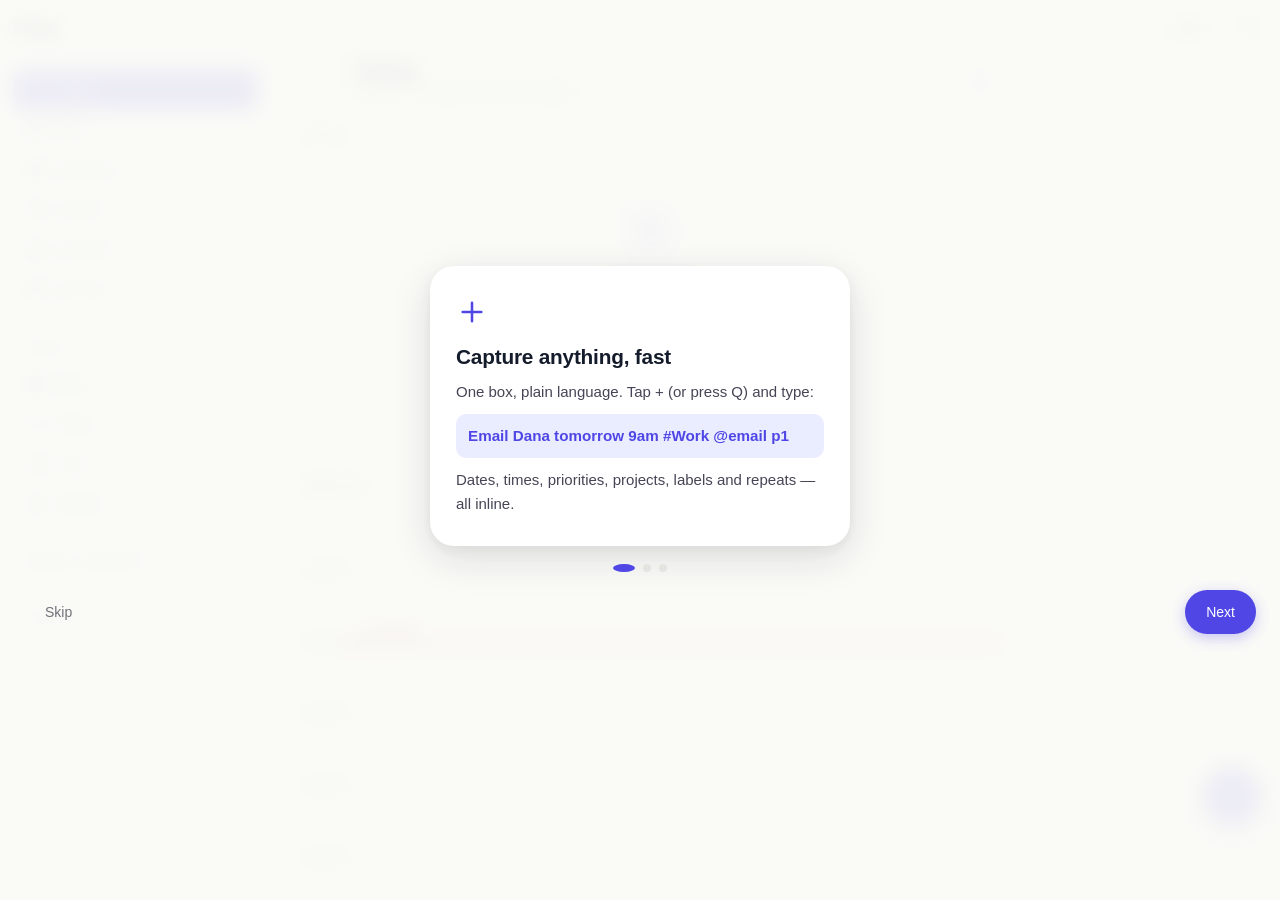
<file: index.html>
<!DOCTYPE html>
<html lang="en">
<head>
  <meta charset="utf-8">
  <meta name="viewport" content="width=device-width, initial-scale=1, viewport-fit=cover">
  <title>Flow · Calm tasks</title>
  <meta name="description" content="Flow — calm, offline-first task planner with natural-language quick add and a time-blocked Today timeline. Works without an account or network.">
  <meta name="theme-color" content="#fafaf7">
  <meta name="color-scheme" content="light dark">

  <link rel="manifest" href="./manifest.webmanifest">
  <link rel="icon" href="./icons/favicon.svg" type="image/svg+xml">
  <link rel="apple-touch-icon" href="./icons/apple-touch-icon.png">
  <meta name="apple-mobile-web-app-capable" content="yes">
  <meta name="apple-mobile-web-app-status-bar-style" content="default">
  <meta name="mobile-web-app-capable" content="yes">

  <link rel="stylesheet" href="./css/base.css">
  <link rel="stylesheet" href="./css/components.css">
  <link rel="stylesheet" href="./css/views.css">

  <script>
    /* Pre-paint theme (before CSS loads the page) to avoid a flash. */
    (function () {
      try {
        var t = localStorage.getItem('flow-theme') || 'system';
        var dark = t === 'dark' || (t === 'system' && matchMedia('(prefers-color-scheme: dark)').matches);
        document.documentElement.dataset.theme = dark ? 'dark' : 'light';
        var a = localStorage.getItem('flow-accent');
        if (a) document.documentElement.style.setProperty('--accent', {
          indigo: '#4F46E5', teal: '#0D9488', green: '#15803D',
          amber: '#B45309', rose: '#BE123C', violet: '#7C3AED'
        }[a] || '#4F46E5');
      } catch (e) { /* private mode etc. */ }
    })();
  </script>
</head>
<body>
  <div id="app">
    <noscript>
      <div style="max-width:520px;margin:4rem auto;padding:0 1rem;font-family:system-ui;text-align:center">
        <h1>Flow needs JavaScript</h1>
        <p>Flow is a fully local app — everything runs in your browser.
           Please enable JavaScript and reload.</p>
      </div>
    </noscript>
  </div>
  <script type="module" src="./js/main.js"></script>
</body>
</html>
</file>
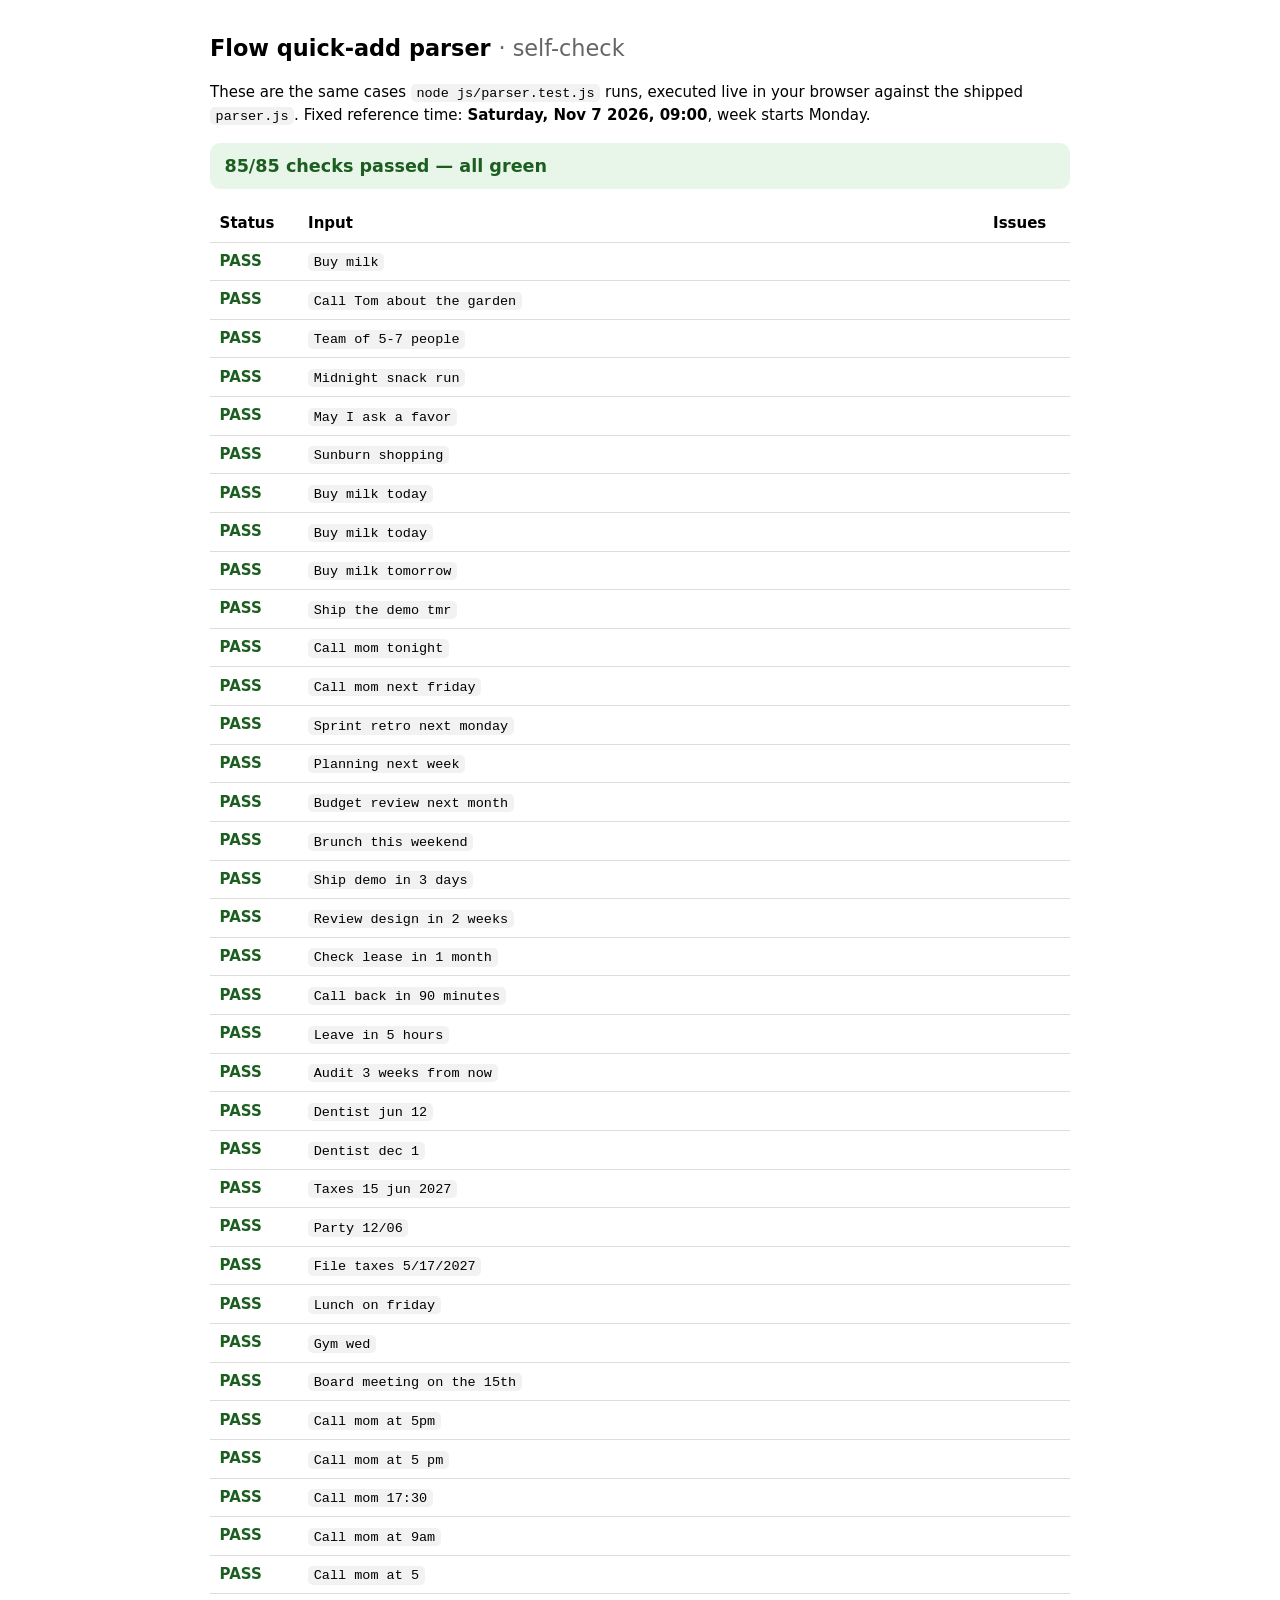
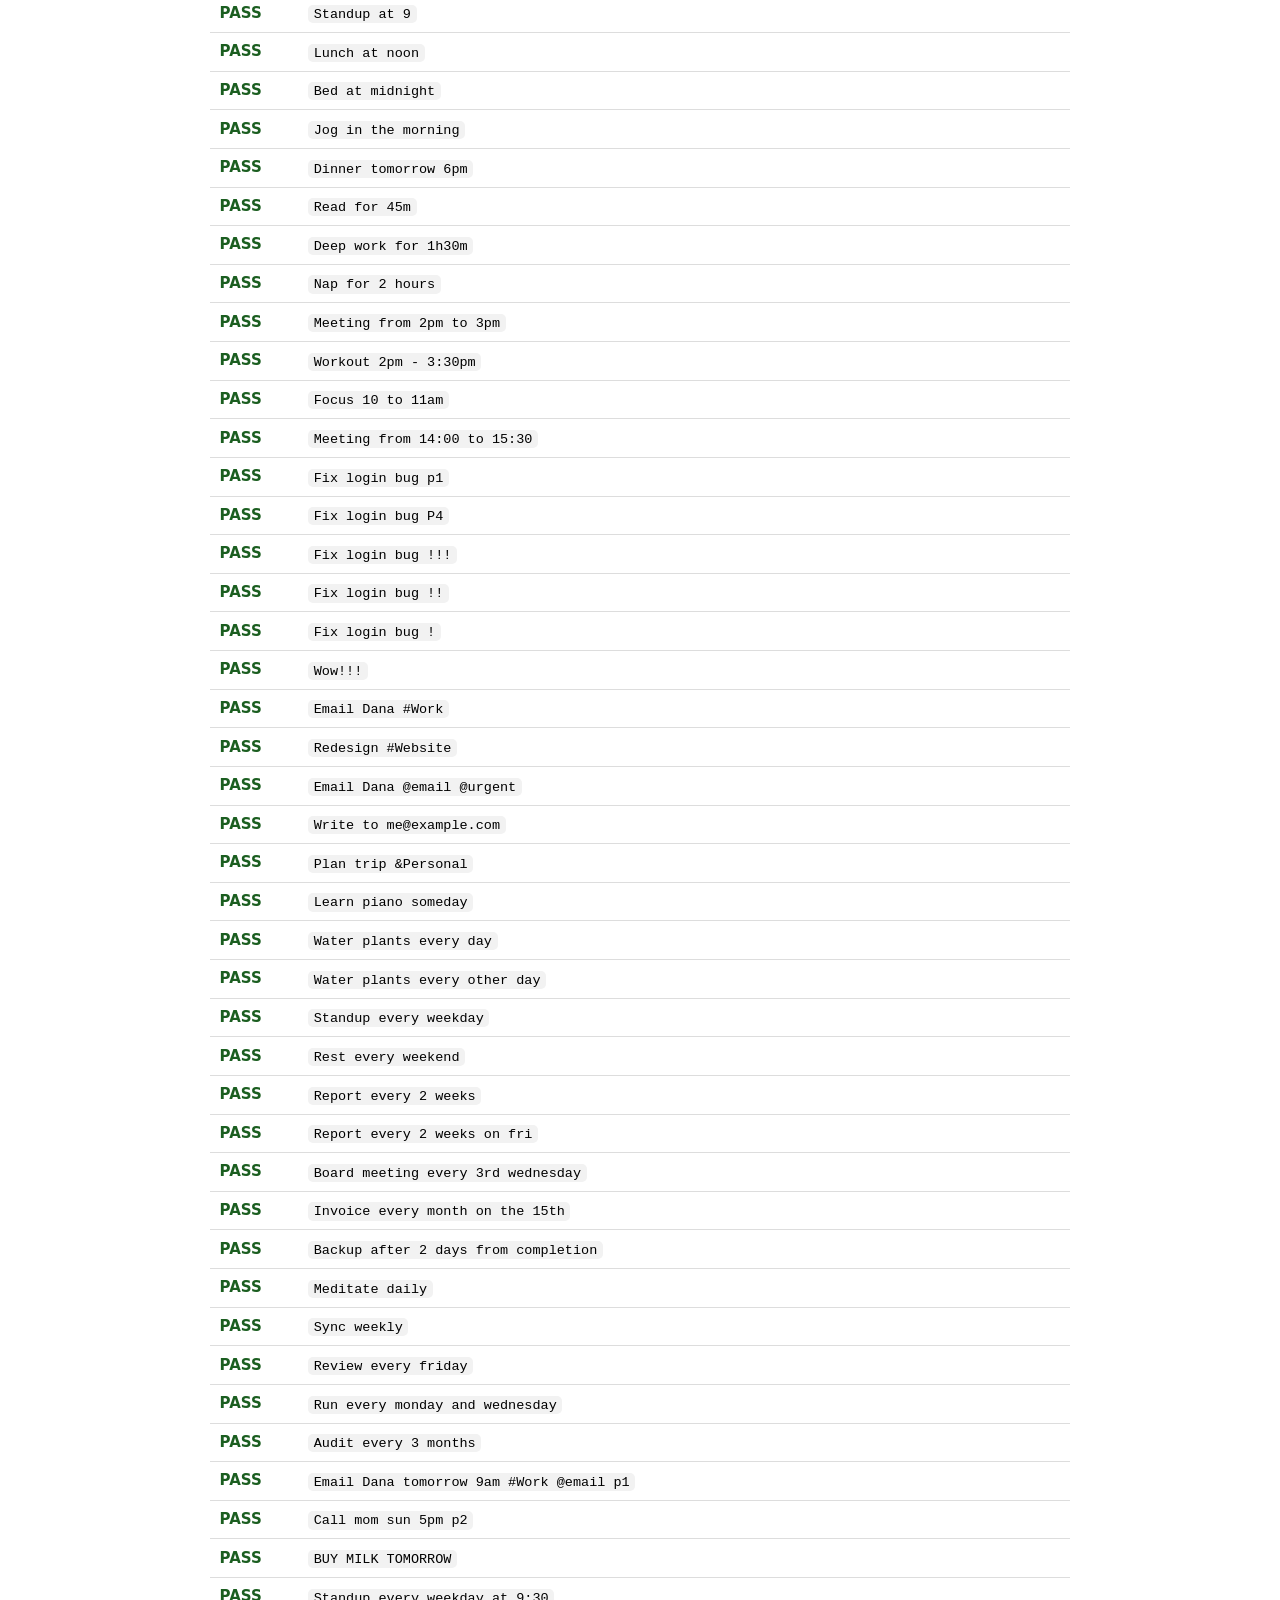
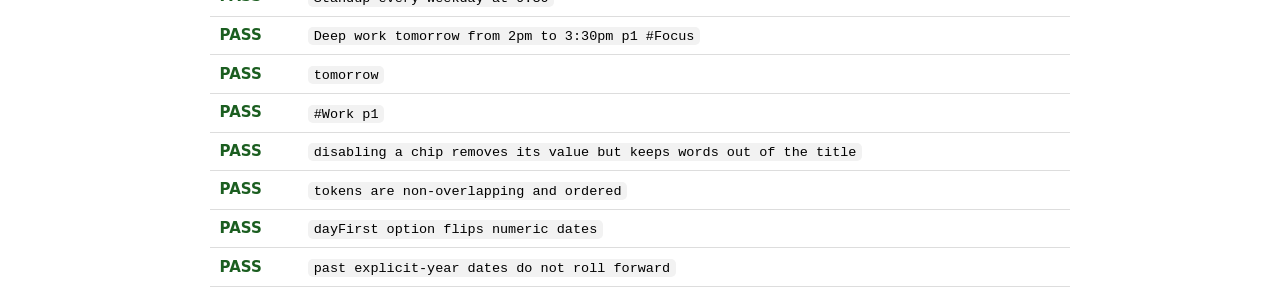
<file: js/parser.test.html>
<!DOCTYPE html>
<html lang="en">
<head>
<meta charset="utf-8">
<meta name="viewport" content="width=device-width, initial-scale=1">
<title>Flow · parser self-check</title>
<style>
  :root { color-scheme: light dark; }
  body { font: 15px/1.5 system-ui, -apple-system, "Segoe UI", Roboto, sans-serif;
         max-width: 860px; margin: 2rem auto; padding: 0 1rem; }
  h1 { font-size: 1.4rem; } h1 span { font-weight: 400; opacity: .6; }
  .summary { font-size: 1.1rem; font-weight: 600; margin: 1rem 0; padding: .6rem .9rem;
             border-radius: 10px; background: #e8f5e9; color: #1b5e20; }
  .summary.bad { background: #fdecea; color: #b71c1c; }
  table { border-collapse: collapse; width: 100%; margin-top: 1rem; }
  td, th { text-align: left; padding: .45rem .6rem; border-bottom: 1px solid #ddd; vertical-align: top; }
  code { background: #f2f2f2; padding: .1rem .35rem; border-radius: 5px; font-size: .9em; }
  tr.fail { background: #fdecea; }
  .ok { color: #1b5e20; font-weight: 600; } .no { color: #b71c1c; font-weight: 600; }
  .issues { color: #b71c1c; font-size: .85rem; white-space: pre-wrap; }
  a { color: #4f46e5; }
</style>
</head>
<body>
<h1>Flow quick-add parser <span>· self-check</span></h1>
<p>These are the same cases <code>node js/parser.test.js</code> runs, executed live
in your browser against the shipped <code>parser.js</code>. Fixed reference time:
<b>Saturday, Nov 7 2026, 09:00</b>, week starts Monday.</p>
<div id="summary" class="summary">running…</div>
<table id="results">
  <thead><tr><th>Status</th><th>Input</th><th>Issues</th></tr></thead>
  <tbody></tbody>
</table>
<script type="module">
  import { runTests, runBehaviourTests } from './parser.test.js';
  const a = runTests();
  const b = runBehaviourTests();
  const all = [...a.results, ...b.results];
  const okCount = all.filter(r => r.ok).length;
  const summary = document.getElementById('summary');
  summary.textContent = `${okCount}/${all.length} checks passed` + (okCount === all.length ? ' — all green' : ' — see failures below');
  if (okCount !== all.length) summary.classList.add('bad');
  const tbody = document.querySelector('#results tbody');
  for (const r of all) {
    const tr = document.createElement('tr');
    if (!r.ok) tr.className = 'fail';
    const label = r.input ?? r.name;
    tr.innerHTML = `<td class="${r.ok ? 'ok' : 'no'}">${r.ok ? 'PASS' : 'FAIL'}</td>
      <td><code>${label.replace(/[<>&]/g, c => ({'<':'&lt;','>':'&gt;','&':'&amp;'}[c]))}</code></td>
      <td class="issues">${(r.issues || []).join('\n')}</td>`;
    tbody.appendChild(tr);
  }
</script>
</body>
</html>
</file>
<file: css/base.css>
/* ==================================================================
 * base.css — design tokens, reset, typography, utilities.
 * Flow: calm, soft-neutral, one accent. Light & dark themes, accent set
 * by JS via --accent (6 presets, all AA-contrast on both themes).
 * Design tokens extracted from /design/*.html.
 * ================================================================== */

:root {
  /* Neutral & Canvas palette (light) */
  --bg: #FAFAF7;
  --bg-elevated: #FFFFFF;
  --surface: #FAFAF7;
  --surface-card: #FFFFFF;
  --surface-container-lowest: #FFFFFF;
  --surface-container-low: #F1F3FF;
  --surface-container: #E9EDFF;
  --surface-container-high: #E1E8FD;
  --surface-container-highest: #DCE2F7;
  --surface-variant: #DCE2F7;
  --surface-dim: #D3DAEF;
  --surface-bright: #F9F9FF;

  /* Aliases for compatibility */
  --surface-2: #F1F3FF;
  --surface-3: #E9EDFF;

  /* Typography Colors */
  --text: #141B2B;
  --text-2: #464555;
  --text-3: #71717A;
  --text-muted: #71717A;
  --text-subtle: #A1A1AA;
  --on-surface: #141B2B;
  --on-surface-variant: #464555;

  /* Borders & Outlines */
  --border: #EEEEEC;
  --border-subtle: #EEEEEC;
  --border-strong: #E5E5DF;
  --outline: #777587;
  --outline-variant: #C7C4D8;

  /* Accent & Primary (overridden by JS when user picks a preset) */
  --accent: #4F46E5;
  --accent-ink: #FFFFFF;
  --accent-soft: #E9EDFF;
  --accent-softer: #F1F3FF;
  --primary: #3525CD;
  --primary-container: #4F46E5;
  --on-primary: #FFFFFF;
  --on-primary-container: #DAD7FF;
  --primary-fixed: #E2DFFF;
  --primary-fixed-dim: #C3C0FF;

  /* Secondary */
  --secondary: #58579B;
  --secondary-container: #B6B4FF;
  --secondary-fixed: #E2DFFF;
  --on-secondary-container: #454386;

  /* Semantic & Priorities */
  --danger: #BA1A1A;
  --danger-soft: #FFDAD6;
  --error: #BA1A1A;
  --error-container: #FFDAD6;
  --on-error-container: #93000A;

  --p1: #BA1A1A;
  --p1-bg: #FFDAD6;
  --p2: #7E3000;
  --p2-bg: #FFDBCC;
  --p3: #2563EB;
  --p3-bg: #E1E8FD;
  --p4: #71717A;
  --p4-bg: #EEEEEC;

  --success: #15803D;
  --success-soft: #DCFCE7;
  --event: #6B7280;

  /* Geometry & Radii */
  --radius-xs: 4px;
  --radius-s: 8px;
  --radius: 12px;
  --radius-l: 16px;
  --radius-xl: 24px;
  --radius-full: 9999px;

  /* Elevation Shadows */
  --shadow-sm: 0 1px 3px rgba(0, 0, 0, 0.02), 0 1px 2px rgba(0, 0, 0, 0.03);
  --shadow-1: 0 1px 3px rgba(0, 0, 0, 0.02), 0 4px 12px rgba(17, 24, 39, 0.03);
  --shadow-2: 0 4px 14px rgba(79, 70, 229, 0.25), 0 2px 6px rgba(0, 0, 0, 0.04);
  --shadow-3: 0 12px 40px rgba(17, 24, 39, 0.12), 0 4px 12px rgba(0, 0, 0, 0.05);
  --shadow-sheet: 0 -10px 35px rgba(0, 0, 0, 0.10);
  --shadow-fab: 0 12px 28px -4px rgba(79, 70, 229, 0.35);

  /* Spacing */
  --space-xs: 4px;
  --space-sm: 8px;
  --space-md: 12px;
  --space-lg: 20px;
  --space-xl: 32px;
  --margin: 20px;
  --gutter: 12px;

  /* Typography Scale */
  --font: -apple-system, BlinkMacSystemFont, "Segoe UI", Roboto, "Helvetica Neue", Arial, sans-serif;
  --text-headline-xl: 700 34px/40px var(--font);
  --text-headline-lg: 600 26px/32px var(--font);
  --text-headline-md: 600 20px/26px var(--font);
  --text-headline-sm: 600 17px/22px var(--font);
  --text-body-lg: 400 16px/24px var(--font);
  --text-body-md: 400 15px/22px var(--font);
  --text-body-sm: 400 13px/18px var(--font);
  --text-label-md: 500 13px/16px var(--font);
  --text-label-sm: 600 11px/14px var(--font);

  /* Layout dimensions */
  --header-h: 56px;
  --tabbar-h: 60px;
  --safe-top: env(safe-area-inset-top, 0px);
  --safe-bottom: env(safe-area-inset-bottom, 0px);

  --anim: 180ms cubic-bezier(0.2, 0.7, 0.3, 1);
  --anim-slow: 300ms cubic-bezier(0.2, 0.7, 0.3, 1);
}

[data-theme="dark"] {
  --bg: #111318;
  --bg-elevated: #191C24;
  --surface: #111318;
  --surface-card: #191C24;
  --surface-container-lowest: #14171F;
  --surface-container-low: #191D26;
  --surface-container: #202532;
  --surface-container-high: #282E3E;
  --surface-container-highest: #32394C;
  --surface-variant: #32394C;
  --surface-dim: #13161E;
  --surface-bright: #2A3040;

  --surface-2: #202532;
  --surface-3: #282E3E;

  --text: #EDF0FF;
  --text-2: #A5ABBD;
  --text-3: #71788E;
  --text-muted: #8E95AA;
  --text-subtle: #636A80;
  --on-surface: #EDF0FF;
  --on-surface-variant: #A5ABBD;

  --border: #242938;
  --border-subtle: #1F2330;
  --border-strong: #333A4D;
  --outline: #777E94;
  --outline-variant: #3D455B;

  --accent-soft: color-mix(in srgb, var(--accent) 18%, transparent);
  --accent-softer: color-mix(in srgb, var(--accent) 10%, transparent);
  --primary-fixed: #2E3160;
  --primary-fixed-dim: #22254B;

  --secondary: #A0A0DB;
  --secondary-container: #33336B;
  --on-secondary-container: #D1D0FF;

  --danger: #FF8585;
  --danger-soft: color-mix(in srgb, var(--danger) 18%, transparent);
  --error: #FF8585;
  --error-container: #4D1A1A;
  --on-error-container: #FFDAD6;

  --p1: #FF8585;
  --p1-bg: color-mix(in srgb, #FF8585 18%, transparent);
  --p2: #F59E0B;
  --p2-bg: color-mix(in srgb, #F59E0B 18%, transparent);
  --p3: #60A5FA;
  --p3-bg: color-mix(in srgb, #60A5FA 18%, transparent);
  --p4: #71788E;
  --p4-bg: #202532;

  --success: #4ADE80;
  --success-soft: color-mix(in srgb, #4ADE80 18%, transparent);
  --event: #9CA3AF;

  --shadow-sm: 0 1px 3px rgba(0, 0, 0, 0.4);
  --shadow-1: 0 1px 3px rgba(0, 0, 0, 0.4), 0 4px 12px rgba(0, 0, 0, 0.3);
  --shadow-2: 0 4px 14px rgba(0, 0, 0, 0.5);
  --shadow-3: 0 12px 40px rgba(0, 0, 0, 0.6);
  --shadow-sheet: 0 -10px 35px rgba(0, 0, 0, 0.6);
  --shadow-fab: 0 12px 28px -4px rgba(0, 0, 0, 0.5);
}

/* ---------- Reset ---------- */
*, *::before, *::after { box-sizing: border-box; }
html { -webkit-text-size-adjust: 100%; }
body {
  margin: 0;
  font-family: var(--font);
  font-size: 15px;
  line-height: 22px;
  color: var(--text);
  background: var(--bg);
  overscroll-behavior-y: none;
  -webkit-tap-highlight-color: transparent;
}
button, input, textarea, select { font: inherit; color: inherit; }
button { cursor: pointer; background: none; border: none; padding: 0; }
a { color: var(--accent); }
::selection { background: color-mix(in srgb, var(--accent) 25%, transparent); }
h1, h2, h3, h4, p { margin: 0; }
ul, ol { margin: 0; padding: 0; }

/* Visible focus for keyboard users (AA), invisible for pointer. */
:focus { outline: none; }
:focus-visible {
  outline: 2px solid var(--accent);
  outline-offset: 2px;
  border-radius: 6px;
}

/* Slim scrollbars */
::-webkit-scrollbar { width: 8px; height: 8px; }
::-webkit-scrollbar-thumb { background: var(--border-strong); border-radius: 8px; border: 2px solid transparent; background-clip: content-box; }
::-webkit-scrollbar-track { background: transparent; }

/* ---------- Utilities ---------- */
.muted { color: var(--text-muted); }
.subtle { color: var(--text-subtle); }
.small { font-size: 13px; line-height: 18px; }
.grow { flex: 1; }
.row { display: flex; align-items: center; gap: 8px; }
.hidden { display: none !important; }
.sr-only {
  position: absolute; width: 1px; height: 1px; margin: -1px;
  clip: rect(0 0 0 0); overflow: hidden; white-space: nowrap;
}

/* Motion preferences: kill non-essential animation entirely. */
@media (prefers-reduced-motion: reduce) {
  *, *::before, *::after {
    animation-duration: 0.01ms !important;
    animation-iteration-count: 1 !important;
    transition-duration: 0.01ms !important;
    scroll-behavior: auto !important;
  }
}
</file>
<file: css/components.css>
/* ==================================================================
 * components.css — buttons, inputs, chips, sheets, toasts, menus,
 * task rows, switches, segmented controls, empty states, progress rings.
 * Touch targets are never smaller than 44×44px.
 * Design matched to /design/*.html references.
 * ================================================================== */

/* ---------- Buttons ---------- */
.btn {
  display: inline-flex; align-items: center; justify-content: center; gap: 8px;
  min-height: 44px; padding: 10px 20px;
  border-radius: var(--radius-full); border: 1px solid var(--border-strong);
  background: var(--surface-card); color: var(--text);
  font-weight: 500; font-size: 14px; line-height: 20px;
  transition: background var(--anim), transform var(--anim), border-color var(--anim), box-shadow var(--anim);
  user-select: none;
}
.btn:hover { background: var(--surface-container-low); }
.btn:active { transform: scale(0.97); }
.btn-primary {
  background: var(--primary-container); color: var(--on-primary); border-color: transparent;
  box-shadow: 0 4px 14px rgba(79, 70, 229, 0.3);
}
.btn-primary:hover { opacity: 0.95; background: var(--primary-container); }
.btn-danger { background: var(--danger); color: #fff; border-color: transparent; }
.btn-ghost { background: transparent; border-color: transparent; color: var(--text-muted); }
.btn-ghost:hover { background: var(--surface-container); color: var(--text); }
.btn-sm { min-height: 36px; padding: 6px 14px; font-size: 13px; font-weight: 500; }

.icon-btn {
  display: inline-flex; align-items: center; justify-content: center;
  width: 44px; height: 44px; border-radius: var(--radius-full); color: var(--text-muted);
  transition: background var(--anim), color var(--anim), transform var(--anim);
  flex: none;
}
.icon-btn:hover { background: var(--surface-container); color: var(--text); }
.icon-btn:active { transform: scale(0.94); }
.icon-btn.accent { color: var(--accent); }

/* ---------- Inputs ---------- */
.input, .textarea, select.input {
  width: 100%; min-height: 44px; padding: 10px 14px;
  border-radius: var(--radius); border: 1px solid var(--border-strong);
  background: var(--surface-card); color: var(--text);
  transition: border-color var(--anim), box-shadow var(--anim);
  font-size: 14px;
}
.input:focus-visible, .textarea:focus-visible {
  outline: none; border-color: var(--accent);
  box-shadow: 0 0 0 3px var(--accent-soft);
}
.textarea { min-height: 110px; resize: vertical; line-height: 1.5; }
.field { display: block; margin: 14px 0; }
.field > .field-label {
  display: block; font-size: 11px; font-weight: 600; color: var(--text-muted);
  text-transform: uppercase; letter-spacing: 0.05em; margin-bottom: 6px;
}
input[type="date"].input, input[type="time"].input { -webkit-appearance: none; appearance: none; }

/* ---------- Chips ---------- */
.chip {
  display: inline-flex; align-items: center; gap: 4px;
  height: 26px; padding: 0 10px; border-radius: var(--radius-full);
  font-size: 11px; font-weight: 600; color: var(--text-2);
  background: var(--surface-container); white-space: nowrap; flex: none;
  letter-spacing: 0.02em;
}
.chip svg { flex: none; }
.chip-date {
  background: var(--surface-container-high); color: var(--text);
}
.chip-date svg { color: var(--accent); }
.chip-date.overdue {
  background: var(--error-container); color: var(--error); font-weight: 600;
}
.chip-date.today {
  background: var(--surface-container); color: var(--accent); font-weight: 600;
}
.chip-rec { max-width: 150px; overflow: hidden; text-overflow: ellipsis; }
.chip-label {
  background: var(--surface-container-low); color: var(--text-muted);
}
.chip-project {
  background: var(--surface-container); color: var(--secondary); font-weight: 600;
}

/* Parser chips (quick add) */
.qa-chips { display: flex; flex-wrap: wrap; gap: 8px; margin-top: 10px; min-height: 4px; }
.pchip {
  display: inline-flex; align-items: center; gap: 6px;
  height: 32px; padding: 0 8px 0 12px; border-radius: var(--radius-full);
  background: var(--surface-container); color: var(--on-surface);
  border: 1px solid var(--border-subtle);
  font-size: 12px; font-weight: 500;
  animation: chipIn 200ms cubic-bezier(0.2, 0.7, 0.3, 1);
}
.pchip.pchip-date { background: var(--surface-container); color: var(--on-surface); }
.pchip.pchip-date svg { color: var(--accent); }
.pchip.pchip-project svg, .pchip.pchip-label svg { color: var(--secondary); }
.pchip.pchip-p1 {
  background: var(--error-container); color: var(--on-error-container);
  border-color: var(--error-container);
}
.pchip.pchip-p1 svg { color: var(--error); }
.pchip .pchip-x {
  display: inline-flex; align-items: center; justify-content: center;
  width: 20px; height: 20px; border-radius: 50%; color: var(--text-subtle);
  transition: color var(--anim), background var(--anim);
}
.pchip .pchip-x:hover { color: var(--text); background: var(--surface-container-highest); }
.pchip.off { background: var(--surface-container-low); color: var(--text-subtle); text-decoration: line-through; }
@keyframes chipIn { from { transform: scale(0.85); opacity: 0; } }

/* ---------- Switch ---------- */
.switch {
  position: relative; width: 50px; height: 30px; border-radius: var(--radius-full);
  background: var(--surface-container-highest); transition: background var(--anim); flex: none;
}
.switch .switch-knob {
  position: absolute; top: 3px; left: 3px; width: 24px; height: 24px;
  border-radius: 50%; background: #ffffff; box-shadow: var(--shadow-sm);
  transition: transform var(--anim);
}
.switch.on { background: var(--accent); }
.switch.on .switch-knob { transform: translateX(20px); }

/* ---------- Segmented control ---------- */
.seg {
  display: inline-flex; background: var(--surface-container); border-radius: var(--radius-full); padding: 3px; gap: 2px;
}
.seg-btn {
  min-height: 38px; padding: 6px 16px; border-radius: var(--radius-full);
  color: var(--text-muted); font-weight: 500; font-size: 13px;
  transition: background var(--anim), color var(--anim);
}
.seg-btn.active { background: var(--surface-card); color: var(--text); box-shadow: var(--shadow-sm); font-weight: 600; }

/* ---------- Toasts ---------- */
.toast-root {
  position: fixed; left: 0; right: 0; bottom: calc(var(--tabbar-h) + var(--safe-bottom) + 14px);
  display: flex; flex-direction: column; align-items: center; gap: 8px;
  z-index: 300; pointer-events: none; padding: 0 16px;
}
.toast {
  pointer-events: auto; display: flex; align-items: center; gap: 10px;
  max-width: 480px; padding: 12px 16px; border-radius: var(--radius);
  background: var(--surface-card); color: var(--text);
  box-shadow: var(--shadow-3); border: 1px solid var(--border-subtle);
  font-size: 13.5px; font-weight: 500;
  opacity: 0; transform: translateY(12px) scale(0.98);
  transition: opacity 200ms, transform 200ms;
}
.toast.in { opacity: 1; transform: none; }
.toast.out { opacity: 0; transform: translateY(8px); }
.toast-action {
  color: var(--accent); font-weight: 700; padding: 6px 10px; border-radius: var(--radius-s);
}
.toast-action:hover { background: var(--accent-soft); }
.toast-x { color: var(--text-subtle); width: 32px; height: 32px; border-radius: 50%; display: inline-flex; align-items: center; justify-content: center; }
.toast-x:hover { background: var(--surface-container); color: var(--text); }

/* ---------- Layers: sheets & modals ---------- */
.layer-wrap {
  position: fixed; inset: 0; z-index: 200; display: flex; align-items: flex-end; justify-content: center;
}
.layer-wrap.layer-center { align-items: center; padding: 20px; }
.layer-backdrop {
  position: absolute; inset: 0; background: rgba(0, 0, 0, 0.40);
  backdrop-filter: blur(2px); -webkit-backdrop-filter: blur(2px);
  opacity: 0; transition: opacity 220ms;
}
.layer-wrap.open .layer-backdrop { opacity: 1; }
.sheet {
  position: relative; width: 100%; max-width: 640px; max-height: calc(88vh - var(--safe-top));
  background: var(--surface-card); border-radius: 24px 24px 0 0;
  display: flex; flex-direction: column;
  box-shadow: var(--shadow-sheet); border-top: 1px solid var(--border-subtle);
  transform: translateY(100%); transition: transform var(--anim-slow);
  padding-bottom: var(--safe-bottom);
}
@media (min-width: 700px) {
  .layer-wrap { align-items: flex-end; padding-bottom: 6vh; }
  .sheet { border-radius: 24px; margin: 0 16px; border: 1px solid var(--border-subtle); }
}
.layer-wrap.open .sheet { transform: none; }
.sheet-grab {
  width: 40px; height: 4px; border-radius: 2px; background: var(--border-strong);
  margin: 10px auto 4px; cursor: grab; flex: none; touch-action: none;
}
.sheet-title {
  font-size: 15px; font-weight: 600; text-align: center;
  padding: 8px 20px 10px; border-bottom: 1px solid var(--border-subtle); flex: none;
  letter-spacing: -0.01em;
}
.sheet-body { overflow-y: auto; padding: 16px 20px calc(20px + env(safe-area-inset-bottom, 0)); }

.modal {
  position: relative; width: 100%; max-width: 420px; background: var(--surface-card);
  border-radius: var(--radius-xl); box-shadow: var(--shadow-3); padding: 22px;
  border: 1px solid var(--border-subtle);
  transform: scale(0.94); opacity: 0; transition: transform var(--anim), opacity var(--anim);
}
.layer-wrap.open .modal { transform: none; opacity: 1; }
.modal-title { font-size: 17px; font-weight: 600; margin-bottom: 8px; letter-spacing: -0.01em; }
.modal-msg { color: var(--text-muted); margin-bottom: 18px; font-size: 14px; line-height: 20px; }
.modal-actions { display: flex; justify-content: flex-end; gap: 10px; }

/* ---------- Menus ---------- */
.menu {
  position: fixed; z-index: 400; min-width: 200px; max-width: 300px;
  background: var(--surface-card); border-radius: var(--radius-l); padding: 6px;
  box-shadow: var(--shadow-3); border: 1px solid var(--border-subtle);
  opacity: 0; transform: scale(0.96) translateY(-4px); transform-origin: top left;
  transition: opacity 120ms, transform 120ms;
}
.menu.open { opacity: 1; transform: none; }
.menu-item {
  display: flex; align-items: center; gap: 10px; width: 100%;
  min-height: 44px; padding: 8px 12px; border-radius: var(--radius-s);
  color: var(--text); font-weight: 500; text-align: left; font-size: 14px;
}
.menu-item:hover { background: var(--surface-container); }
.menu-item.danger { color: var(--danger); }
.menu-item[disabled] { opacity: 0.45; pointer-events: none; }
.menu-sep { height: 1px; background: var(--border-subtle); margin: 4px 6px; }

/* ---------- Task rows ---------- */
.task-row {
  position: relative; overflow: hidden; background: var(--surface-card);
  border-radius: var(--radius); margin-bottom: 8px; outline-offset: -2px;
  box-shadow: var(--shadow-sm); border: 1px solid var(--border-subtle);
  transition: transform var(--anim), box-shadow var(--anim);
}
.task-row:active { transform: scale(0.99); }
.tr-under {
  position: absolute; top: 0; bottom: 0; width: 88px;
  display: flex; align-items: center; justify-content: center; color: #fff;
  font-size: 13px; font-weight: 600; gap: 4px;
}
.tr-under-l { left: 0; background: var(--success); border-radius: var(--radius); }
.tr-under-r { right: 0; background: var(--accent); border-radius: var(--radius); }
.tr-inner {
  position: relative; display: flex; align-items: flex-start; gap: 12px;
  min-height: 58px; padding: 12px 14px;
  background: var(--surface-card); border-radius: var(--radius);
  transition: transform 200ms cubic-bezier(0.2, 0.7, 0.3, 1);
  will-change: transform;
}
.task-row.selected .tr-inner { background: var(--accent-softer); }
.tr-check {
  flex: none; width: 22px; height: 22px; margin-top: 2px;
  display: inline-flex; align-items: center; justify-content: center;
  border-radius: 50%; color: transparent;
  background: var(--surface-container);
  border: 1px solid var(--border-strong);
  transition: background var(--anim), border-color var(--anim), color var(--anim);
}
.tr-check.p1 { border-color: var(--p1); }
.tr-check.p2 { border-color: var(--p2); }
.tr-check.p3 { border-color: var(--p3); }
.tr-check:hover { background: var(--surface-container-high); border-color: var(--success); color: var(--success); }
.tr-check.done {
  background: var(--primary-container); border-color: var(--primary-container); color: var(--on-primary);
  animation: pop 260ms cubic-bezier(0.2, 0.7, 0.3, 1);
}
.tr-check svg { stroke-dasharray: 24; stroke-dashoffset: 24; transition: stroke-dashoffset 200ms 60ms; }
.tr-check.done svg { stroke-dashoffset: 0; }
@keyframes pop { 40% { transform: scale(1.18); } }
.tr-main { flex: 1; min-width: 0; cursor: pointer; }
.tr-title {
  font-size: 15px; font-weight: 500; line-height: 20px;
  color: var(--text);
  display: -webkit-box; -webkit-line-clamp: 2; -webkit-box-orient: vertical; overflow: hidden;
  overflow-wrap: anywhere;
}
.tr-title.done { color: var(--text-subtle); text-decoration: line-through; }
.tr-meta { display: flex; align-items: center; flex-wrap: wrap; gap: 6px; margin-top: 6px; min-height: 0; }
.tr-meta:empty { display: none; }
.tr-end { display: flex; align-items: center; gap: 4px; align-self: flex-start; }
.pflag {
  display: inline-flex; align-items: center; gap: 2px;
  padding: 2px 6px; border-radius: var(--radius-xs);
  font-size: 11px; font-weight: 600; line-height: 14px;
}
.pflag.p1 { background: var(--error-container); color: var(--error); }
.pflag.p2 { background: var(--p2-bg); color: var(--p2); }
.pflag.p3 { background: var(--p3-bg); color: var(--p3); }
.tr-grip {
  width: 36px; height: 36px; display: inline-flex; align-items: center; justify-content: center;
  color: var(--text-subtle); border-radius: var(--radius-s); touch-action: none; cursor: grab;
}
.tr-grip:hover { background: var(--surface-container); color: var(--text-muted); }
.task-row.indent-1 .tr-inner { padding-left: 28px; }
.task-row.indent-2 .tr-inner { padding-left: 48px; }
.task-row.completing { animation: collapse 320ms cubic-bezier(0.2, 0.7, 0.3, 1) forwards; }
@keyframes collapse { to { opacity: 0; transform: translateX(28px); } }

/* ---------- Selection bar ---------- */
.select-bar {
  position: fixed; left: 50%;
  transform: translate(-50%, calc(100% + var(--tabbar-h) + var(--safe-bottom) + 24px));
  bottom: calc(var(--tabbar-h) + var(--safe-bottom) + 12px);
  display: flex; align-items: center; gap: 4px;
  background: var(--surface-card); border: 1px solid var(--border-subtle);
  border-radius: var(--radius-full); padding: 4px 12px; box-shadow: var(--shadow-3);
  opacity: 0; visibility: hidden; pointer-events: none;
  transition: transform var(--anim-slow), opacity var(--anim), visibility var(--anim);
  z-index: 150; max-width: calc(100vw - 24px);
}
.select-bar.open {
  transform: translate(-50%, 0);
  opacity: 1; visibility: visible; pointer-events: auto;
}
.select-count { font-weight: 600; font-size: 13px; padding: 0 8px; white-space: nowrap; color: var(--text); }
.select-spacer { flex: 1; }
.select-action { width: 44px; height: 44px; display: inline-flex; align-items: center; justify-content: center; border-radius: 50%; color: var(--text-muted); }
.select-action:hover { background: var(--surface-container); color: var(--text); }
.select-action:last-child { color: var(--text-subtle); }

/* ---------- Empty state ---------- */
.empty-state {
  display: flex; flex-direction: column; align-items: center; text-align: center;
  padding: 48px 20px; gap: 8px; color: var(--text-muted);
}
.empty-icon {
  width: 56px; height: 56px; border-radius: var(--radius-l); background: var(--surface-container);
  display: flex; align-items: center; justify-content: center; color: var(--accent);
  margin-bottom: 6px;
}
.empty-title { font-weight: 600; font-size: 17px; color: var(--text); letter-spacing: -0.01em; }
.empty-body { max-width: 300px; font-size: 13.5px; line-height: 19px; }
.empty-state .btn { margin-top: 12px; }

/* ---------- Progress ring ---------- */
.ring-bg { stroke: var(--border-subtle); }
.ring-fg { stroke: var(--accent); stroke-linecap: round; transition: stroke-dashoffset 500ms cubic-bezier(0.2, 0.7, 0.3, 1); }

/* ---------- Markdown ---------- */
.md { font-size: 14.5px; line-height: 1.55; }
.md-p { margin: 0 0 10px; white-space: pre-wrap; overflow-wrap: anywhere; }
.md-h { margin: 14px 0 8px; font-weight: 600; color: var(--text); }
.md-list { margin: 4px 0 12px 4px; list-style: none; }
.md-list li { position: relative; padding-left: 28px; margin: 4px 0; }
.md-list ol { counter-reset: md; }
.md-list ol li { counter-increment: md; }
.md-list ol li::before { content: counter(md) "."; position: absolute; left: 2px; color: var(--text-subtle); font-weight: 600; }
.md-list ul li::before { content: "•"; position: absolute; left: 6px; color: var(--text-subtle); }
.md-check { display: flex; align-items: flex-start; }
.md-check .md-check-btn {
  position: absolute; left: 0; top: 2px; width: 20px; height: 20px;
  border-radius: var(--radius-xs); border: 1.5px solid var(--border-strong);
  display: inline-flex; align-items: center; justify-content: center; color: transparent;
  background: var(--surface-card);
}
.md-check.done .md-check-btn { background: var(--accent); border-color: var(--accent); color: #fff; }
.md-check.done > span { color: var(--text-subtle); text-decoration: line-through; }
.md-quote { border-left: 3px solid var(--border-strong); margin: 8px 0; padding: 2px 12px; color: var(--text-muted); }
.md code { background: var(--surface-container); border-radius: var(--radius-xs); padding: 2px 6px; font-size: 0.88em; }

/* ---------- Virtual scroller ---------- */
.vs-inner { position: relative; }
.vs-item { position: absolute; left: 0; right: 0; overflow: hidden; }

/* ---------- FAB ---------- */
.fab {
  position: fixed; right: 20px;
  bottom: calc(var(--tabbar-h) + var(--safe-bottom) + 16px);
  width: 56px; height: 56px; border-radius: var(--radius-full);
  background: var(--primary-container); color: var(--on-primary);
  display: flex; align-items: center; justify-content: center;
  box-shadow: var(--shadow-fab); z-index: 120;
  transition: transform var(--anim), box-shadow var(--anim), opacity var(--anim);
}
.fab:hover { opacity: 0.95; }
.fab:active { transform: scale(0.95); }
.fab.hidden { transform: translateY(90px) scale(0.6); opacity: 0; pointer-events: none; }
.fab.route-hidden { display: none; }
</file>
<file: css/views.css>
/* ==================================================================
 * views.css — app shell + per-view styles.
 * Mobile-first (360–430px), two-pane (sidebar + content) at ≥900px.
 * ================================================================== */

/* ---------- Shell layout ---------- */
#app { min-height: 100vh; }

.app-header {
  position: sticky; top: 0; z-index: 100;
  display: flex; align-items: center; gap: 4px;
  height: calc(var(--header-h) + var(--safe-top));
  padding: var(--safe-top) 10px 0 6px;
  background: color-mix(in srgb, var(--bg) 86%, transparent);
  backdrop-filter: blur(14px);
  -webkit-backdrop-filter: blur(14px);
  border-bottom: 1px solid var(--border);
}
.app-title { font-size: 1.12rem; font-weight: 750; letter-spacing: -0.01em; margin-left: 4px; }

.shell { display: flex; flex-direction: column; height: calc(100dvh - var(--header-h) - var(--safe-top)); }
/* The view is the app's scroll container — required for windowed lists. */
.view-scroll {
  padding: 14px 14px calc(var(--tabbar-h) + var(--safe-bottom) + 90px);
  max-width: 760px;
  margin: 0 auto;
  width: 100%;
  overflow-y: auto;
  overscroll-behavior: contain;
  -webkit-overflow-scrolling: touch;
  flex: 1;
  outline: none;
}
@supports not (height: 100dvh) {
  .shell { height: calc(100vh - var(--header-h) - var(--safe-top)); }
}

/* Bottom tabbar (mobile) */
.tabbar {
  position: fixed; left: 0; right: 0; bottom: 0; z-index: 110;
  display: flex; justify-content: space-around; align-items: stretch;
  height: calc(var(--tabbar-h) + var(--safe-bottom));
  padding-bottom: var(--safe-bottom);
  background: color-mix(in srgb, var(--bg-elevated) 92%, transparent);
  backdrop-filter: blur(14px);
  -webkit-backdrop-filter: blur(14px);
  border-top: 1px solid var(--border);
}
.tab {
  display: flex; flex-direction: column; align-items: center; justify-content: center; gap: 2px;
  min-width: 72px; color: var(--text-2); text-decoration: none;
  transition: color var(--anim);
}
.tab-label { font-size: 0.68rem; font-weight: 600; letter-spacing: 0.01em; }
.tab.active { color: var(--accent); }

.only-mobile { display: inline-flex; }
@media (min-width: 900px) {
  .only-mobile { display: none; }
  .tabbar { display: none; }
  .view-scroll { padding-bottom: 60px; }
  .shell { display: flex; flex-direction: row; align-items: stretch; height: calc(100dvh - var(--header-h) - var(--safe-top)); }
  .view-scroll { margin: 0; padding-left: 26px; padding-right: 26px; }
}

/* Sidebar (desktop) */
.sidebar {
  display: none; position: sticky; top: calc(var(--header-h) + var(--safe-top));
  width: 270px; flex: none; height: calc(100vh - var(--header-h));
  overflow-y: auto; padding: 14px 12px 24px 14px;
  background: var(--surface-card);
  border-right: 1px solid var(--border-subtle);
  box-shadow: 1px 0 6px rgba(0, 0, 0, 0.02);
}
@media (min-width: 900px) { .sidebar { display: block; } }

.side-group { margin-bottom: 20px; }
.side-label {
  font-size: 11px; font-weight: 600; text-transform: uppercase; letter-spacing: 0.06em;
  color: var(--text-muted); padding: 6px 12px 6px;
}
.side-link {
  display: flex; align-items: center; gap: 10px;
  min-height: 40px; padding: 6px 12px; border-radius: var(--radius-s);
  color: var(--text-2); text-decoration: none; font-weight: 500; font-size: 13.5px;
  transition: background var(--anim), color var(--anim);
}
.side-link:hover { background: var(--surface-container-low); color: var(--text); }
.side-link.active {
  background: var(--primary-container); color: var(--on-primary); font-weight: 600;
}
.side-link.active .side-count { color: var(--on-primary); background: rgba(255, 255, 255, 0.2); }
.side-link.sub { padding-left: 28px; font-size: 13px; min-height: 36px; }
.side-link .grow { flex: 1; overflow: hidden; text-overflow: ellipsis; white-space: nowrap; }
.side-count {
  font-weight: 600; font-size: 11px; background: var(--surface-container);
  padding: 1px 7px; border-radius: var(--radius-full); color: var(--text-muted);
}
.side-foot { padding: 10px 12px; display: flex; flex-direction: column; gap: 8px; }

/* Mobile drawer = same sidebar sliding over */
.drawer-backdrop {
  display: none; position: fixed; inset: 0; z-index: 130;
  background: rgb(20 20 20 / 0.42);
}
@media (max-width: 899.98px) {
  body.drawer-open .drawer-backdrop { display: block; }
  .sidebar {
    display: block; position: fixed; z-index: 131; left: 0; top: 0; bottom: 0;
    height: auto; width: 272px; background: var(--bg-elevated);
    transform: translateX(-102%); transition: transform var(--anim-slow);
    padding-top: calc(16px + var(--safe-top)); box-shadow: var(--shadow-3);
  }
  body.drawer-open .sidebar { transform: none; }
}

/* Sync chip */
.sync-chip {
  position: relative; display: inline-flex; align-items: center; gap: 6px;
  min-height: 44px; min-width: 44px; padding: 0 10px; border-radius: 12px;
  color: var(--text-2);
}
.sync-chip .sync-label { font-weight: 700; min-width: 1ch; }
.sync-dot { width: 8px; height: 8px; border-radius: 50%; background: var(--success); flex: none; }
.sync-chip[data-status="pending"] .sync-dot { background: var(--p2); animation: pulse 1.6s infinite; }
.sync-chip[data-status="syncing"] .sync-dot { background: var(--accent); animation: pulse 0.9s infinite; }
.sync-chip[data-status="offline"] { color: var(--text-3); }
.sync-chip[data-status="offline"] .sync-dot { background: var(--text-3); }
.sync-chip[data-status="error"] .sync-dot { background: var(--danger); }
@keyframes pulse { 50% { opacity: 0.35; } }
.sync-chip[data-status="offline"] svg { opacity: 0.4; }

/* Focus chip (header) */
.focus-chip { height: 32px; background: var(--accent-soft); color: var(--accent); font-variant-numeric: tabular-nums; }
.focus-chip-time { font-weight: 700; }

/* ---------- Generic view pieces ---------- */
.view-head { margin: 2px 2px 14px; }
.view-title { font-size: 1.5rem; font-weight: 800; letter-spacing: -0.02em; }
.view-sub { margin-top: 1px; }
.view-foot { padding: 16px 4px; text-align: center; }

.section-label {
  font-size: 0.78rem; font-weight: 750; text-transform: uppercase; letter-spacing: 0.07em;
  color: var(--text-3); margin: 22px 4px 8px;
}
.section-label .group-count { margin-left: 6px; }
.danger-label { color: var(--danger); }

.group-head {
  display: flex; align-items: center; gap: 8px;
  padding: 10px 6px; color: var(--text-2); font-weight: 650; font-size: 0.9rem;
}
.group-title { text-transform: capitalize; }
.task-list { margin-bottom: 6px; }

.banner {
  background: var(--accent-soft); color: var(--text);
  border-radius: 14px; padding: 10px 12px; margin: 0 0 14px;
}
.banner svg { color: var(--accent); flex: none; }

/* Empty-event rows and nav entries */
.event-row .tr-inner { opacity: 0.9; }
.ev-icon { width: 40px; display: flex; justify-content: center; color: var(--event); padding-top: 12px; }
.event-row .tr-title { color: var(--text-2); }

.nav-entry {
  display: flex; align-items: center; gap: 10px; width: 100%;
  min-height: 48px; padding: 8px 12px; border-radius: 12px;
  color: var(--text); text-decoration: none; font-weight: 600; font-size: 0.95rem;
}
.nav-entry:hover { background: var(--surface-2); }
.nav-entry.indented { padding-left: 30px; font-weight: 500; }
.nav-entry .nav-name { flex: 1; overflow: hidden; text-overflow: ellipsis; white-space: nowrap; }
.nav-entry.area-entry { font-weight: 750; }
.picker-group { padding: 14px 12px 4px; }
.picker-new { margin-top: 8px; }

/* ---------- Browse View & Bento Grid ---------- */
.mindful-banner {
  background: var(--surface-card); border-radius: var(--radius);
  padding: 16px 18px; border: 1px solid var(--border-subtle);
  box-shadow: var(--shadow-sm); margin-bottom: 20px;
}
.mindful-tag {
  display: inline-flex; align-items: center; gap: 6px;
  font-size: 11px; font-weight: 600; text-transform: uppercase; letter-spacing: 0.05em;
  color: var(--primary); margin-bottom: 6px;
}
.mindful-quote {
  font-size: 14px; line-height: 20px; font-weight: 500; color: var(--text);
  font-style: italic;
}
.mindful-sub {
  font-size: 12px; color: var(--text-muted); margin-top: 4px;
}

.tool-grid { display: grid; grid-template-columns: repeat(2, 1fr); gap: 12px; }
@media (min-width: 640px) { .tool-grid { grid-template-columns: repeat(4, 1fr); } }
.tool-card {
  display: flex; flex-direction: column; justify-content: space-between;
  min-height: 110px; padding: 14px; border-radius: var(--radius);
  background: var(--surface-card); border: 1px solid var(--border-subtle);
  color: var(--text); text-decoration: none; box-shadow: var(--shadow-sm);
  transition: transform var(--anim), box-shadow var(--anim);
}
.tool-card:hover { transform: translateY(-2px); box-shadow: var(--shadow-1); }
.tool-card:active { transform: scale(0.98); }
.tool-icon-wrap {
  width: 36px; height: 36px; border-radius: var(--radius-s);
  background: var(--surface-container-low); color: var(--primary-container);
  display: flex; align-items: center; justify-content: center;
  margin-bottom: 12px;
}
.tool-meta { display: flex; flex-direction: column; gap: 2px; }
.tool-name { font-weight: 600; font-size: 14.5px; color: var(--text); }
.tool-sub { font-size: 11.5px; line-height: 16px; color: var(--text-muted); }

/* ---------- Day groups (Upcoming) ---------- */
.day-group { margin-bottom: 4px; border-bottom: 1px solid var(--border); }
.day-group.is-today .day-name { color: var(--accent); }
.day-head {
  display: flex; align-items: center; gap: 8px; width: 100%;
  min-height: 52px; padding: 8px 6px; color: var(--text); font-weight: 650;
}
.day-name { font-size: 1rem; }
.day-tasks { padding: 0 0 6px; }
.day-tasks.collapsed { display: none; }
.day-head svg { transition: transform var(--anim); color: var(--text-3); }
.day-head[aria-expanded="false"] svg { transform: rotate(-90deg); }
.day-empty { padding: 8px 10px; }
.day-add {
  display: inline-flex; align-items: center; gap: 4px; margin: 4px 6px;
  min-height: 40px; padding: 4px 10px; border-radius: 10px;
  color: var(--text-3); font-weight: 600;
}
.day-add:hover { background: var(--surface-2); color: var(--accent); }

/* ---------- Today timeline ---------- */
.today-head { align-items: center; }

.tl-wrap { position: relative; }
.tl-allday { padding: 2px 4px 10px; color: var(--text-2); flex-wrap: wrap; gap: 6px; }
.tl-scroll {
  position: relative; display: flex;
  border-radius: 16px; background: var(--surface);
  border: 1px solid var(--border); overflow: hidden;
}
.tl-gutter {
  position: relative; width: 58px; flex: none;
  border-right: 1px solid var(--border);
  background: var(--surface);
}
.tl-hour-label {
  position: absolute; right: 8px; transform: translateY(-50%);
  font-size: 0.7rem; font-weight: 650; color: var(--text-3);
}
.tl-track {
  position: relative; flex: 1; touch-action: pan-y;
  background-image: repeating-linear-gradient(
    to bottom,
    transparent 0, transparent calc(var(--tl-h, 72px) - 1px),
    var(--border) calc(var(--tl-h, 72px) - 1px), var(--border) var(--tl-h, 72px));
}
.tl-now { position: absolute; left: 0; right: 0; height: 2px; background: var(--danger); z-index: 3; pointer-events: none; }
.tl-now-dot { position: absolute; left: -4px; top: -3px; width: 8px; height: 8px; border-radius: 50%; background: var(--danger); }
.tl-now-label {
  position: absolute; left: 6px; top: -18px; font-weight: 750; color: var(--danger);
  background: var(--surface); padding: 0 4px; border-radius: 4px;
}

.tl-block {
  position: absolute; z-index: 4; border-radius: 10px;
  padding: 4px 8px; overflow: hidden; cursor: grab;
  touch-action: none; user-select: none; -webkit-user-select: none;
  display: flex; flex-direction: column; gap: 1px;
  border: 1px solid color-mix(in srgb, var(--accent) 35%, transparent);
  background: var(--accent-soft);
  box-shadow: var(--shadow-1);
}
.tl-block:focus-visible { outline: 2px solid var(--accent); outline-offset: 1px; }
.tl-task .tl-block-time { color: var(--accent); font-weight: 750; font-size: 0.68rem; }
.tl-block-title {
  font-size: 0.82rem; font-weight: 650; line-height: 1.2;
  display: -webkit-box; -webkit-line-clamp: 2; -webkit-box-orient: vertical; overflow: hidden;
}
.tl-block-sub { color: var(--text-3); font-size: 0.7rem; overflow: hidden; }
.tl-event {
  background: var(--surface-2); border: 1.5px dashed var(--border-strong);
}
.tl-event .tl-block-time { color: var(--event); font-weight: 700; font-size: 0.68rem; }
.tl-event .tl-block-title { color: var(--text-2); }

.tl-handle {
  position: absolute; left: 0; right: 0; height: 14px; cursor: ns-resize; touch-action: none;
}
.tl-handle-top { top: -7px; }
.tl-handle-bottom { bottom: -7px; }
.tl-handle::after {
  content: ""; position: absolute; left: 30%; right: 30%; top: 5px; height: 4px;
  border-radius: 3px; background: color-mix(in srgb, var(--accent) 45%, transparent);
  opacity: 0; transition: opacity var(--anim);
}
.tl-block:hover .tl-handle::after, .tl-block:focus-visible .tl-handle::after { opacity: 1; }

.tl-preview {
  position: absolute; z-index: 5; border-radius: 10px;
  border: 2px dashed var(--accent); background: var(--accent-softer);
  display: flex; align-items: center; justify-content: center;
  color: var(--accent); font-weight: 750; pointer-events: none;
}
.today-list.will-drop {
  outline: 2px dashed var(--accent); outline-offset: -2px; border-radius: 14px;
  background: var(--accent-softer);
}
.task-row .tr-grip { opacity: 0.55; }
.task-row:hover .tr-grip { opacity: 1; }

/* ---------- Matrix ---------- */
.matrix {
  display: grid; grid-template-columns: 1fr 1fr; gap: 12px;
}
@media (max-width: 540px) { .matrix { grid-template-columns: 1fr; } }
.matrix-cell {
  min-height: 220px; border-radius: var(--radius); background: var(--surface-card);
  border: 1px solid var(--border-subtle); padding: 14px; box-shadow: var(--shadow-sm);
  transition: box-shadow var(--anim), border-color var(--anim);
}
.matrix-cell.drop-target { border-color: var(--accent); box-shadow: 0 0 0 3px var(--accent-soft); }
.matrix-head { display: flex; align-items: baseline; gap: 8px; margin-bottom: 12px; flex-wrap: wrap; }
.matrix-title { font-weight: 600; font-size: 16px; }
.matrix-cell.q1 .matrix-title { color: var(--p1); }
.matrix-cell.q2 .matrix-title { color: var(--p2); }
.matrix-cell.q3 .matrix-title { color: var(--p3); }
.matrix-cell.q4 .matrix-title { color: var(--text-muted); }
.matrix-sub { flex: 1; min-width: 100%; font-size: 12px; color: var(--text-muted); }
.matrix-count { margin-left: auto; font-size: 11px; font-weight: 600; background: var(--surface-container); padding: 1px 7px; border-radius: var(--radius-full); }
.matrix-body { display: flex; flex-direction: column; gap: 8px; max-height: 48vh; overflow-y: auto; }
.matrix-empty { padding: 14px 4px; font-size: 12.5px; color: var(--text-muted); text-align: center; }
.mcard {
  background: var(--surface-card); border: 1px solid var(--border-subtle);
  border-radius: var(--radius-s); padding: 10px 12px; cursor: grab; touch-action: none;
  box-shadow: var(--shadow-sm);
  transition: transform var(--anim), box-shadow var(--anim), opacity var(--anim);
}
.mcard:hover { transform: translateY(-1px); box-shadow: var(--shadow-1); }
.mcard.dragging { opacity: 0.35; }
.mcard.ghost { position: fixed; z-index: 500; pointer-events: none; transform: rotate(2deg); box-shadow: var(--shadow-3); background: var(--surface-card); }
.mcard-title { font-weight: 500; font-size: 14px; line-height: 19px; color: var(--text); overflow-wrap: anywhere; }
.mcard-meta { display: flex; align-items: center; gap: 6px; margin-top: 6px; }
.mcard.overdue { border-color: var(--error); }

/* ---------- Habits ---------- */
.habit-card {
  background: var(--surface-card); border: 1px solid var(--border-subtle); border-radius: var(--radius);
  padding: 16px; margin-bottom: 12px; box-shadow: var(--shadow-sm);
}
.habit-check {
  width: 52px; height: 52px; border-radius: 50%; flex: none;
  background: var(--surface-container); border: 1.5px solid var(--border-strong);
  color: transparent; display: inline-flex; align-items: center; justify-content: center;
  transition: background var(--anim), border-color var(--anim), transform var(--anim);
}
.habit-check:hover { border-color: var(--success); color: var(--success); background: var(--surface-container-high); }
.habit-check:active { transform: scale(0.92); }
.habit-check.done { background: var(--success); border-color: var(--success); color: #fff; animation: pop 300ms cubic-bezier(0.2, 0.7, 0.3, 1); }
.habit-name { font-weight: 600; font-size: 16px; color: var(--text); }
.habit-streak {
  display: inline-flex; align-items: center; gap: 4px; font-weight: 600;
  color: var(--p2); background: var(--p2-bg);
  padding: 3px 10px; border-radius: var(--radius-full); font-size: 11.5px;
}
.habit-week { display: flex; gap: 8px; margin-top: 14px; }
.habit-day {
  width: 32px; height: 32px; border-radius: var(--radius-s); display: inline-flex;
  align-items: center; justify-content: center;
  font-size: 11px; font-weight: 600; color: var(--text-muted);
  background: var(--surface-container);
}
.habit-day.done { background: var(--success); color: #fff; }
.habit-day.today { box-shadow: 0 0 0 2px var(--accent); }
.habit-details { margin-top: 12px; }
.habit-details summary { cursor: pointer; min-height: 44px; display: flex; align-items: center; font-size: 12.5px; color: var(--text-muted); }
.heatmap { display: flex; gap: 4px; overflow-x: auto; padding: 6px 0; }
.heat-col { display: flex; flex-direction: column; gap: 4px; }
.heat-cell { width: 13px; height: 13px; border-radius: 3px; background: var(--surface-container-high); }
.heat-cell.hot { background: var(--success); }
.heat-cell.future { opacity: 0.30; }

/* ---------- Focus ---------- */
.focus-ring-wrap { display: flex; justify-content: center; margin: 18px 0; }
.focus-ring {
  position: relative; width: 240px; height: 240px; display: flex;
  flex-direction: column; align-items: center; justify-content: center;
}
.focus-time {
  position: absolute; font-size: 52px; font-weight: 700;
  font-variant-numeric: tabular-nums; letter-spacing: -0.02em; color: var(--text);
}
.focus-mode {
  position: absolute; margin-top: 104px; font-size: 12px; font-weight: 600;
  color: var(--primary); text-transform: uppercase; letter-spacing: 0.05em;
}
.fab-static {
  width: 60px; height: 60px; border-radius: var(--radius-l); display: inline-flex;
  align-items: center; justify-content: center; background: var(--primary-container);
  color: var(--on-primary); box-shadow: var(--shadow-fab);
}
.fab-static:hover { opacity: 0.95; }
.fab-static:active { transform: scale(0.95); }
.round-dot { width: 10px; height: 10px; border-radius: 50%; background: var(--surface-container-high); }
.round-dot.done { background: var(--primary-container); }
.focus-stats { text-align: center; margin-top: 18px; font-size: 13px; color: var(--text-muted); }
.focus-task { max-width: 100%; overflow: hidden; text-overflow: ellipsis; }

/* ---------- Settings ---------- */
.settings-section {
  margin: 24px 0; background: var(--surface-card); border-radius: var(--radius);
  border: 1px solid var(--border-subtle); padding: 6px 16px; box-shadow: var(--shadow-sm);
}
.settings-h {
  font-size: 11px; text-transform: uppercase; letter-spacing: 0.06em;
  color: var(--text-muted); font-weight: 600; margin: 12px 0 6px;
}
.settings-row {
  display: flex; align-items: center; gap: 14px; justify-content: space-between;
  padding: 14px 0; border-bottom: 1px solid var(--border-subtle); min-height: 52px;
}
.settings-row:last-child { border-bottom: none; }
.settings-label { font-weight: 500; font-size: 14.5px; color: var(--text); }
.settings-actions { display: flex; flex-wrap: wrap; gap: 8px; margin-top: 8px; padding-bottom: 6px; }
.accent-swatch {
  width: 44px; height: 44px; border-radius: 50%;
  border: 3px solid transparent; transition: transform var(--anim);
}
.accent-swatch:hover { transform: scale(1.08); }
.accent-swatch.on { border-color: var(--text); }

/* ---------- Command palette ---------- */
.palette-sheet .sheet-body { padding-top: 8px; }
.palette-input { font-size: 1.05rem; }
.palette-list { margin-top: 10px; max-height: 56vh; overflow-y: auto; }
.palette-item {
  display: flex; align-items: center; gap: 10px; width: 100%;
  min-height: 50px; padding: 8px 12px; border-radius: 12px; text-align: left;
}
.palette-item.active, .palette-item:hover { background: var(--surface-2); }
.palette-item .palette-label { flex: 1; overflow: hidden; text-overflow: ellipsis; white-space: nowrap; font-weight: 600; }
.palette-hint { flex: none; }

/* ---------- Quick add ---------- */
.qa-sheet .sheet { max-width: 560px; }
.qa-preview {
  min-height: 22px; padding: 8px 12px; margin-bottom: 10px;
  border-radius: 10px; background: var(--surface-2); font-size: 0.9rem; line-height: 1.5;
}
.qa-preview mark {
  background: var(--accent-soft); color: var(--accent);
  border-radius: 5px; padding: 0 3px; font-weight: 650;
}
.qa-preview mark.off { text-decoration: line-through; opacity: 0.55; background: transparent; color: inherit; }
.qa-input { font-size: 1.05rem; min-height: 52px; }
.qa-hint code { background: var(--surface-2); padding: 1px 6px; border-radius: 6px; font-size: 0.85em; }
.icon-btn.listening { color: var(--danger); animation: pulse 1s infinite; }
.shake { animation: shake 380ms; }
@keyframes shake { 20%, 60% { transform: translateX(-6px); } 40%, 80% { transform: translateX(6px); } }
.chip-btn { cursor: pointer; }
.chip-btn.on { background: var(--accent-soft); color: var(--accent); }

/* ---------- Detail sheet ---------- */
.detail-head-bar {
  display: flex; align-items: center; justify-content: space-between;
  padding: 4px 0 12px; margin-bottom: 4px;
}
.detail-focus-tag {
  display: inline-flex; align-items: center; gap: 6px;
  font-size: 11px; font-weight: 600; text-transform: uppercase; letter-spacing: 0.05em;
  color: var(--text-subtle);
}
.detail-complete-btn {
  height: 38px; padding: 0 16px; font-size: 13px; font-weight: 600;
  border-radius: var(--radius-full);
}

.detail-title-wrap { margin-bottom: 14px; }
.detail-title-input {
  width: 100%; font-size: 20px; font-weight: 600; line-height: 26px;
  border: none; background: transparent; color: var(--text);
  padding: 4px 0; resize: none; border-radius: var(--radius-s);
}
.detail-title-input:focus-visible { outline: none; background: var(--surface-container-low); }
.detail-title-sub {
  display: flex; align-items: center; gap: 6px;
  font-size: 11px; color: var(--text-subtle); margin-top: 2px;
}

.detail-chips {
  display: flex; align-items: center; gap: 8px;
  overflow-x: auto; padding: 4px 0 12px; margin-bottom: 8px;
}
.detail-chips .chip {
  height: 32px; padding: 0 12px; font-size: 12.5px;
  background: var(--surface-container-high); border: 1px solid var(--border-subtle);
  color: var(--text); cursor: pointer;
}
.detail-chips .chip:hover { background: var(--surface-container-highest); }

.detail-section {
  border-top: 1px solid var(--border-subtle); margin-top: 16px; padding-top: 8px;
}
.detail-section-title {
  font-weight: 600; font-size: 12px; text-transform: uppercase; letter-spacing: 0.05em;
  color: var(--text-muted); padding: 10px 2px 6px;
}
.detail-meta { padding: 16px 2px 4px; }
.detail-actions { justify-content: flex-start; flex-wrap: wrap; gap: 8px; margin-top: 10px; }
.detail-notes-preview {
  background: var(--surface-container-low); border-radius: var(--radius);
  padding: 12px 14px; border: 1px solid var(--border-subtle);
}
.rec-days { flex-wrap: wrap; gap: 6px; margin-top: 10px; }
.day-dot {
  width: 38px; height: 38px; border-radius: var(--radius-s); font-weight: 600; font-size: 12px;
  background: var(--surface-container); color: var(--text-muted);
}
.day-dot.on { background: var(--accent); color: var(--accent-ink); }
.rec-fc { min-height: 48px; margin-top: 10px; }

/* ---------- Settings ---------- */
.settings-section { margin: 26px 0; }
.settings-h { font-size: 0.82rem; text-transform: uppercase; letter-spacing: 0.06em; color: var(--text-3); margin-bottom: 4px; }
.settings-row {
  display: flex; align-items: center; gap: 14px; justify-content: space-between;
  padding: 12px 2px; border-bottom: 1px solid var(--border); min-height: 56px;
}
.settings-row:last-child { border-bottom: none; }
.settings-label { font-weight: 600; }
.settings-actions { display: flex; flex-wrap: wrap; gap: 8px; margin-top: 8px; }
.accent-swatch {
  width: 44px; height: 44px; border-radius: 50%;
  border: 3px solid transparent; transition: transform var(--anim);
}
.accent-swatch:hover { transform: scale(1.1); }
.accent-swatch.on { border-color: var(--text); }
.cheatsheet { display: flex; flex-direction: column; gap: 6px; margin-top: 10px; }
.cheat-code { background: var(--surface-2); border-radius: 6px; padding: 2px 8px; width: fit-content; }

/* Dev panel */
.devpanel { background: var(--surface); border: 1px dashed var(--border-strong); border-radius: 14px; padding: 14px; }
.dev-sub { font-weight: 750; font-size: 0.85rem; margin-top: 16px; }
.dev-log { font-family: ui-monospace, SFMono-Regular, Menlo, monospace; font-size: 0.74rem; line-height: 1.7; max-height: 180px; overflow-y: auto; margin-top: 6px; }

/* ---------- Onboarding ---------- */
.onboard {
  position: fixed; inset: 0; z-index: 400;
  display: flex; flex-direction: column; align-items: center; justify-content: center; gap: 18px;
  background: color-mix(in srgb, var(--bg) 92%, transparent);
  backdrop-filter: blur(10px); -webkit-backdrop-filter: blur(10px);
  padding: 24px; animation: fadeIn 240ms;
}
@keyframes fadeIn { from { opacity: 0; } }
.onboard-card {
  max-width: 420px; width: 100%; background: var(--bg-elevated);
  border-radius: 24px; box-shadow: var(--shadow-3);
  padding: 30px 26px; display: flex; flex-direction: column; gap: 12px;
  text-align: left;
}
.onboard-icon { color: var(--accent); }
.onboard-title { font-size: 1.3rem; font-weight: 800; letter-spacing: -0.01em; }
.onboard-body { color: var(--text-2); line-height: 1.6; }
.onboard-example {
  background: var(--accent-soft); color: var(--accent); font-weight: 650;
  border-radius: 10px; padding: 10px 12px; margin: 10px 0; font-size: 0.95rem;
}
.onboard-dots { display: flex; gap: 8px; }
.onboard-dot { width: 8px; height: 8px; border-radius: 50%; background: var(--border-strong); transition: background var(--anim), width var(--anim); }
.onboard-dot.on { background: var(--accent); width: 22px; }

/* Shortcut table */
.shortcut-table td { padding: 8px 14px 8px 0; }
kbd {
  background: var(--surface-2); border: 1px solid var(--border-strong);
  border-bottom-width: 2px; border-radius: 6px; padding: 2px 7px;
  font-family: ui-monospace, SFMono-Regular, Menlo, monospace; font-size: 0.82rem; white-space: nowrap;
}

/* Stacked settings row (label above a wide control) */
.settings-row.stacked { flex-direction: column; align-items: stretch; gap: 8px; }

/* Compact single-line layout for blocks shorter than ~35 minutes */
.tl-block.tl-short {
  flex-direction: row; align-items: center; gap: 7px;
  min-height: 24px; padding: 2px 8px;
}
.tl-block.tl-short .tl-block-time { flex: none; }
.tl-block.tl-short .tl-block-title {
  display: block; white-space: nowrap; overflow: hidden; text-overflow: ellipsis;
  -webkit-line-clamp: unset; -webkit-box-orient: initial;
}
.tl-block.tl-short .tl-block-sub { display: none; }
</file>
